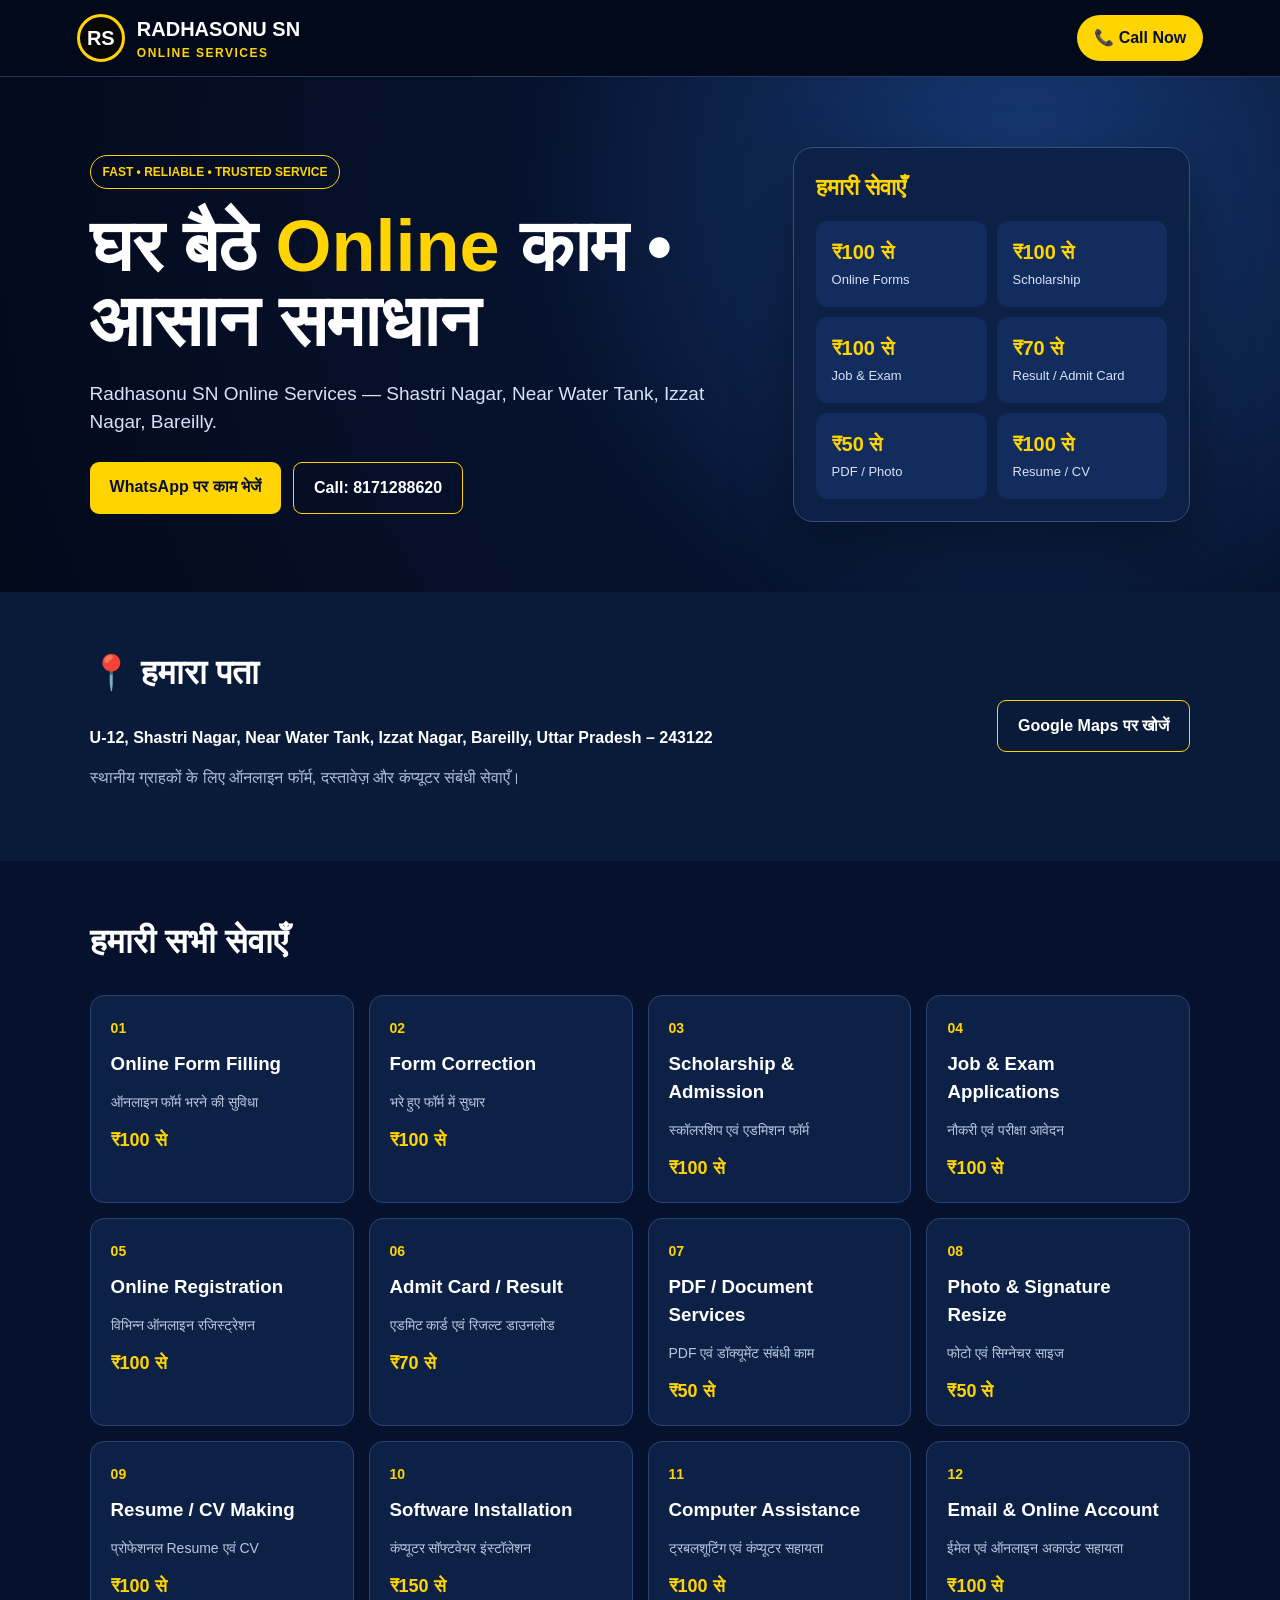
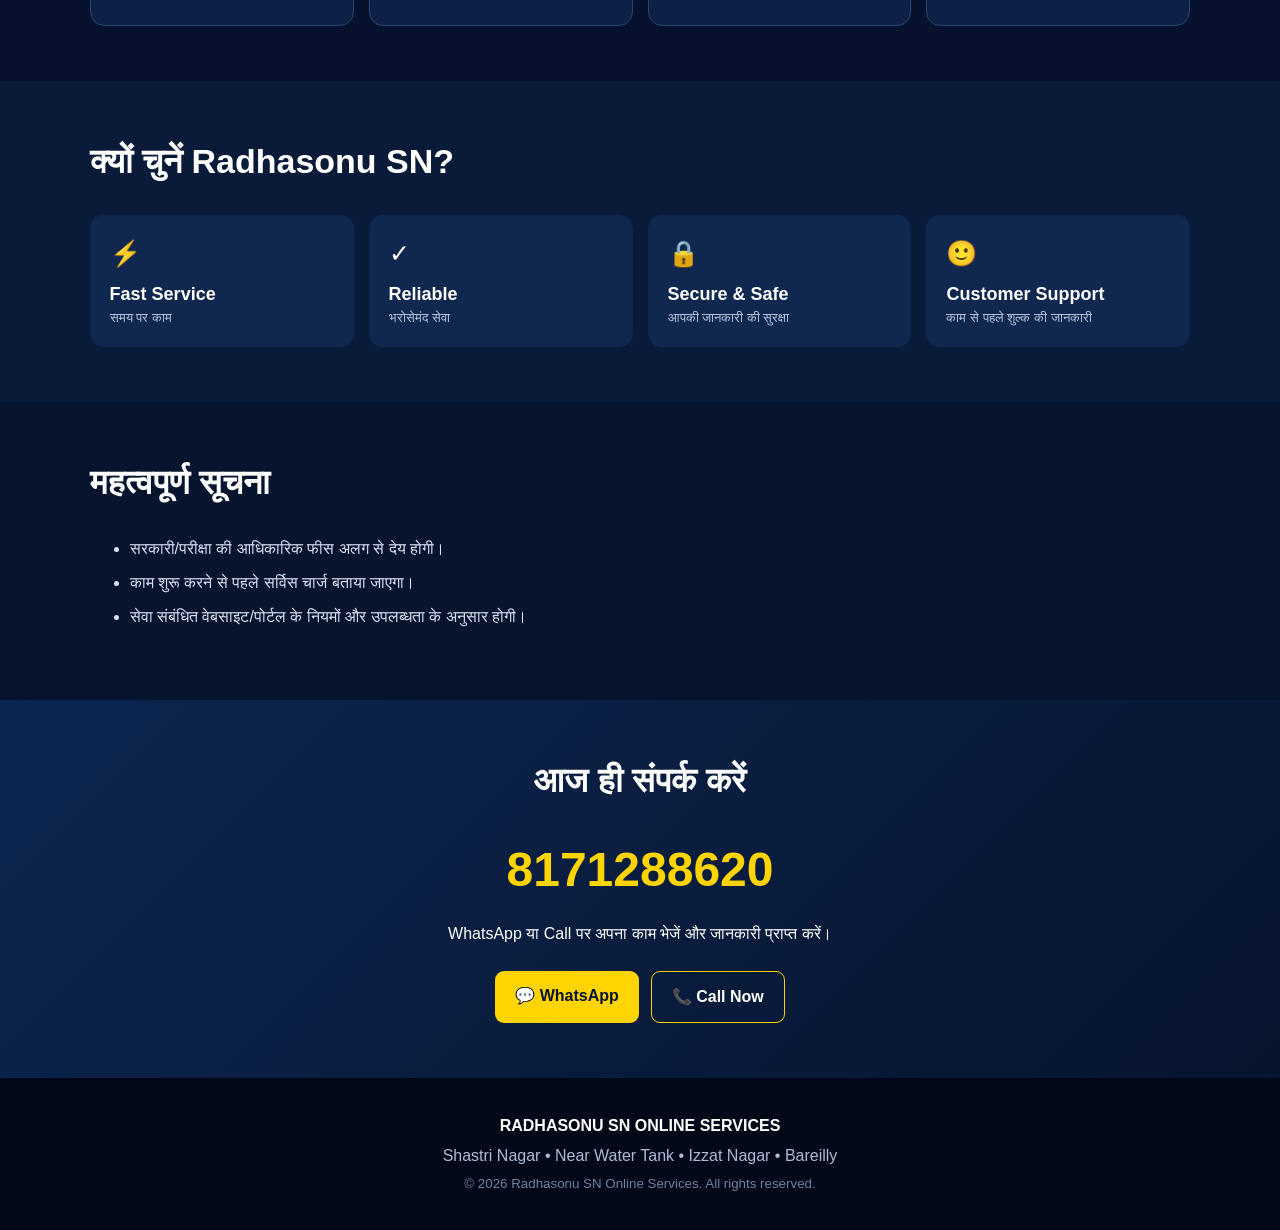
<file: index.html>
<!DOCTYPE html>
<html lang="hi">
<head>
  <meta charset="UTF-8">
  <meta name="viewport" content="width=device-width, initial-scale=1.0">
  <title>Radhasonu SN Online Services | Online Services in Izzat Nagar, Bareilly</title>
  <meta name="description" content="Radhasonu SN Online Services, Shastri Nagar near Water Tank, Izzat Nagar, Bareilly. Online form filling, correction, scholarship, admission, job and exam applications, result download, PDF, photo, resume and computer services.">
  <meta name="keywords" content="Radhasonu SN Online Services, online services Izzat Nagar Bareilly, Shastri Nagar online form, form filling Bareilly, cyber cafe Izzat Nagar, scholarship form Bareilly">
  <meta name="robots" content="index, follow">
  <link rel="stylesheet" href="style.css">
</head>
<body>
<header class="topbar">
  <div class="brand">
    <div class="brand-mark">RS</div>
    <div><strong>RADHASONU SN</strong><span>ONLINE SERVICES</span></div>
  </div>
  <a class="call" href="tel:+91817128620">📞 Call Now</a>
</header>

<main>
<section class="hero">
  <div class="hero-copy">
    <div class="badge">FAST • RELIABLE • TRUSTED SERVICE</div>
    <h1>घर बैठे <span>Online</span> काम • आसान समाधान</h1>
    <p>Radhasonu SN Online Services — Shastri Nagar, Near Water Tank, Izzat Nagar, Bareilly.</p>
    <div class="actions">
      <a class="btn primary" href="https://wa.me/91817128620?text=Namaste%20Radhasonu%20SN%20Online%20Services%2C%20mujhe%20online%20service%20ki%20jankari%20chahiye." target="_blank">WhatsApp पर काम भेजें</a>
      <a class="btn secondary" href="tel:+91817128620">Call: 8171288620</a>
    </div>
  </div>
  <div class="hero-card">
    <div class="mini-title">हमारी सेवाएँ</div>
    <div class="price-grid">
      <div><b>₹100 से</b><span>Online Forms</span></div>
      <div><b>₹100 से</b><span>Scholarship</span></div>
      <div><b>₹100 से</b><span>Job & Exam</span></div>
      <div><b>₹70 से</b><span>Result / Admit Card</span></div>
      <div><b>₹50 से</b><span>PDF / Photo</span></div>
      <div><b>₹100 से</b><span>Resume / CV</span></div>
    </div>
  </div>
</section>

<section class="location">
  <div>
    <h2>📍 हमारा पता</h2>
    <p><strong>U-12, Shastri Nagar, Near Water Tank, Izzat Nagar, Bareilly, Uttar Pradesh – 243122</strong></p>
    <p class="muted">स्थानीय ग्राहकों के लिए ऑनलाइन फॉर्म, दस्तावेज़ और कंप्यूटर संबंधी सेवाएँ।</p>
  </div>
  <a class="btn secondary" target="_blank" href="https://www.google.com/maps/search/?api=1&query=U-12%2C%20Shastri%20Nagar%20Near%20Water%20Tank%20Izzat%20Nagar%20Bareilly%20Uttar%20Pradesh%20243122">Google Maps पर खोजें</a>
</section>

<section class="services">
  <h2>हमारी सभी सेवाएँ</h2>
  <div class="cards">
    <article><b>01</b><h3>Online Form Filling</h3><p>ऑनलाइन फॉर्म भरने की सुविधा</p><strong>₹100 से</strong></article>
    <article><b>02</b><h3>Form Correction</h3><p>भरे हुए फॉर्म में सुधार</p><strong>₹100 से</strong></article>
    <article><b>03</b><h3>Scholarship & Admission</h3><p>स्कॉलरशिप एवं एडमिशन फॉर्म</p><strong>₹100 से</strong></article>
    <article><b>04</b><h3>Job & Exam Applications</h3><p>नौकरी एवं परीक्षा आवेदन</p><strong>₹100 से</strong></article>
    <article><b>05</b><h3>Online Registration</h3><p>विभिन्न ऑनलाइन रजिस्ट्रेशन</p><strong>₹100 से</strong></article>
    <article><b>06</b><h3>Admit Card / Result</h3><p>एडमिट कार्ड एवं रिजल्ट डाउनलोड</p><strong>₹70 से</strong></article>
    <article><b>07</b><h3>PDF / Document Services</h3><p>PDF एवं डॉक्यूमेंट संबंधी काम</p><strong>₹50 से</strong></article>
    <article><b>08</b><h3>Photo & Signature Resize</h3><p>फोटो एवं सिग्नेचर साइज</p><strong>₹50 से</strong></article>
    <article><b>09</b><h3>Resume / CV Making</h3><p>प्रोफेशनल Resume एवं CV</p><strong>₹100 से</strong></article>
    <article><b>10</b><h3>Software Installation</h3><p>कंप्यूटर सॉफ्टवेयर इंस्टॉलेशन</p><strong>₹150 से</strong></article>
    <article><b>11</b><h3>Computer Assistance</h3><p>ट्रबलशूटिंग एवं कंप्यूटर सहायता</p><strong>₹100 से</strong></article>
    <article><b>12</b><h3>Email & Online Account</h3><p>ईमेल एवं ऑनलाइन अकाउंट सहायता</p><strong>₹100 से</strong></article>
  </div>
</section>

<section class="why">
  <h2>क्यों चुनें Radhasonu SN?</h2>
  <div class="why-grid">
    <div>⚡ <strong>Fast Service</strong><span>समय पर काम</span></div>
    <div>✓ <strong>Reliable</strong><span>भरोसेमंद सेवा</span></div>
    <div>🔒 <strong>Secure & Safe</strong><span>आपकी जानकारी की सुरक्षा</span></div>
    <div>🙂 <strong>Customer Support</strong><span>काम से पहले शुल्क की जानकारी</span></div>
  </div>
</section>

<section class="notice">
  <h2>महत्वपूर्ण सूचना</h2>
  <ul>
    <li>सरकारी/परीक्षा की आधिकारिक फीस अलग से देय होगी।</li>
    <li>काम शुरू करने से पहले सर्विस चार्ज बताया जाएगा।</li>
    <li>सेवा संबंधित वेबसाइट/पोर्टल के नियमों और उपलब्धता के अनुसार होगी।</li>
  </ul>
</section>

<section class="contact">
  <h2>आज ही संपर्क करें</h2>
  <p class="phone">8171288620</p>
  <p>WhatsApp या Call पर अपना काम भेजें और जानकारी प्राप्त करें।</p>
  <div class="actions center">
    <a class="btn primary" href="https://wa.me/91817128620" target="_blank">💬 WhatsApp</a>
    <a class="btn secondary" href="tel:+91817128620">📞 Call Now</a>
  </div>
</section>
</main>

<footer>
  <strong>RADHASONU SN ONLINE SERVICES</strong>
  <span>Shastri Nagar • Near Water Tank • Izzat Nagar • Bareilly</span>
  <small>© 2026 Radhasonu SN Online Services. All rights reserved.</small>
</footer>

<script src="script.js"></script>
</body>
</html>
</file>
<file: style.css>
*{box-sizing:border-box}html{scroll-behavior:smooth}body{margin:0;font-family:Arial,"Noto Sans Devanagari",sans-serif;background:#06122d;color:#fff;line-height:1.5}.topbar{position:sticky;top:0;z-index:10;background:rgba(3,10,28,.96);backdrop-filter:blur(8px);display:flex;justify-content:space-between;align-items:center;padding:14px 6%;border-bottom:1px solid #27385e}.brand{display:flex;align-items:center;gap:12px}.brand-mark{width:48px;height:48px;border-radius:50%;display:grid;place-items:center;background:#080808;border:3px solid #ffd400;color:#fff;font-weight:900;font-size:20px}.brand strong{display:block;font-size:20px}.brand span{display:block;color:#ffd400;font-size:12px;font-weight:800;letter-spacing:1.5px}.call{color:#06122d;background:#ffd400;padding:11px 17px;border-radius:25px;text-decoration:none;font-weight:800}.hero{padding:70px 7%;display:grid;grid-template-columns:1.25fr .75fr;gap:40px;align-items:center;background:radial-gradient(circle at 80% 20%,#163a76 0,#06122d 45%,#03091b 100%)}.badge{display:inline-block;border:1px solid #ffd400;color:#ffd400;border-radius:20px;padding:7px 12px;font-size:12px;font-weight:800}.hero h1{font-size:clamp(38px,6vw,72px);line-height:1.05;margin:20px 0}.hero h1 span{color:#ffd400}.hero p{font-size:19px;color:#d7e1f7;max-width:680px}.actions{display:flex;gap:12px;flex-wrap:wrap;margin-top:25px}.btn{display:inline-block;padding:13px 20px;border-radius:9px;text-decoration:none;font-weight:800}.primary{background:#ffd400;color:#06122d}.secondary{border:1px solid #ffd400;color:#fff}.hero-card{background:#0d2146;border:1px solid #2f4f86;border-radius:20px;padding:22px;box-shadow:0 20px 60px #0006}.mini-title{font-size:23px;font-weight:900;color:#ffd400;margin-bottom:16px}.price-grid{display:grid;grid-template-columns:1fr 1fr;gap:10px}.price-grid div{background:#122d5d;padding:16px;border-radius:12px}.price-grid b{display:block;color:#ffd400;font-size:20px}.price-grid span{font-size:13px;color:#d7e1f7}.location,.services,.why,.notice,.contact{padding:55px 7%}.location{display:flex;justify-content:space-between;gap:20px;align-items:center;background:#0a1a39}.location h2,.services h2,.why h2,.notice h2,.contact h2{font-size:34px;margin-top:0}.muted{color:#aebdd7}.cards{display:grid;grid-template-columns:repeat(4,1fr);gap:15px}.cards article{background:#0d2146;border:1px solid #274574;border-radius:14px;padding:20px;min-height:185px}.cards article>b{color:#ffd400;font-size:14px}.cards h3{margin:10px 0 7px}.cards p{color:#b8c6de;font-size:14px}.cards strong{color:#ffd400;font-size:18px}.why{background:#0a1a39}.why-grid{display:grid;grid-template-columns:repeat(4,1fr);gap:15px}.why-grid div{background:#102750;padding:20px;border-radius:14px;font-size:25px}.why-grid strong{display:block;font-size:18px;margin-top:8px}.why-grid span{display:block;font-size:13px;color:#b8c6de}.notice{background:#07142e}.notice li{margin:10px 0;color:#d9e2f4}.contact{text-align:center;background:linear-gradient(135deg,#0c2650,#07142e)}.phone{font-size:48px;color:#ffd400;font-weight:900;margin:5px}.center{justify-content:center}footer{padding:30px 7%;background:#020817;text-align:center}footer strong,footer span,footer small{display:block;margin:6px}footer span{color:#aebdd7}footer small{color:#7182a1}@media(max-width:900px){.hero{grid-template-columns:1fr}.cards{grid-template-columns:repeat(2,1fr)}.why-grid{grid-template-columns:repeat(2,1fr)}.location{display:block}}@media(max-width:560px){.topbar{padding:10px 4%}.brand strong{font-size:16px}.call{padding:9px 12px;font-size:13px}.hero,.location,.services,.why,.notice,.contact{padding:42px 5%}.cards,.why-grid{grid-template-columns:1fr}.hero h1{font-size:42px}.phone{font-size:34px}}
</file>
